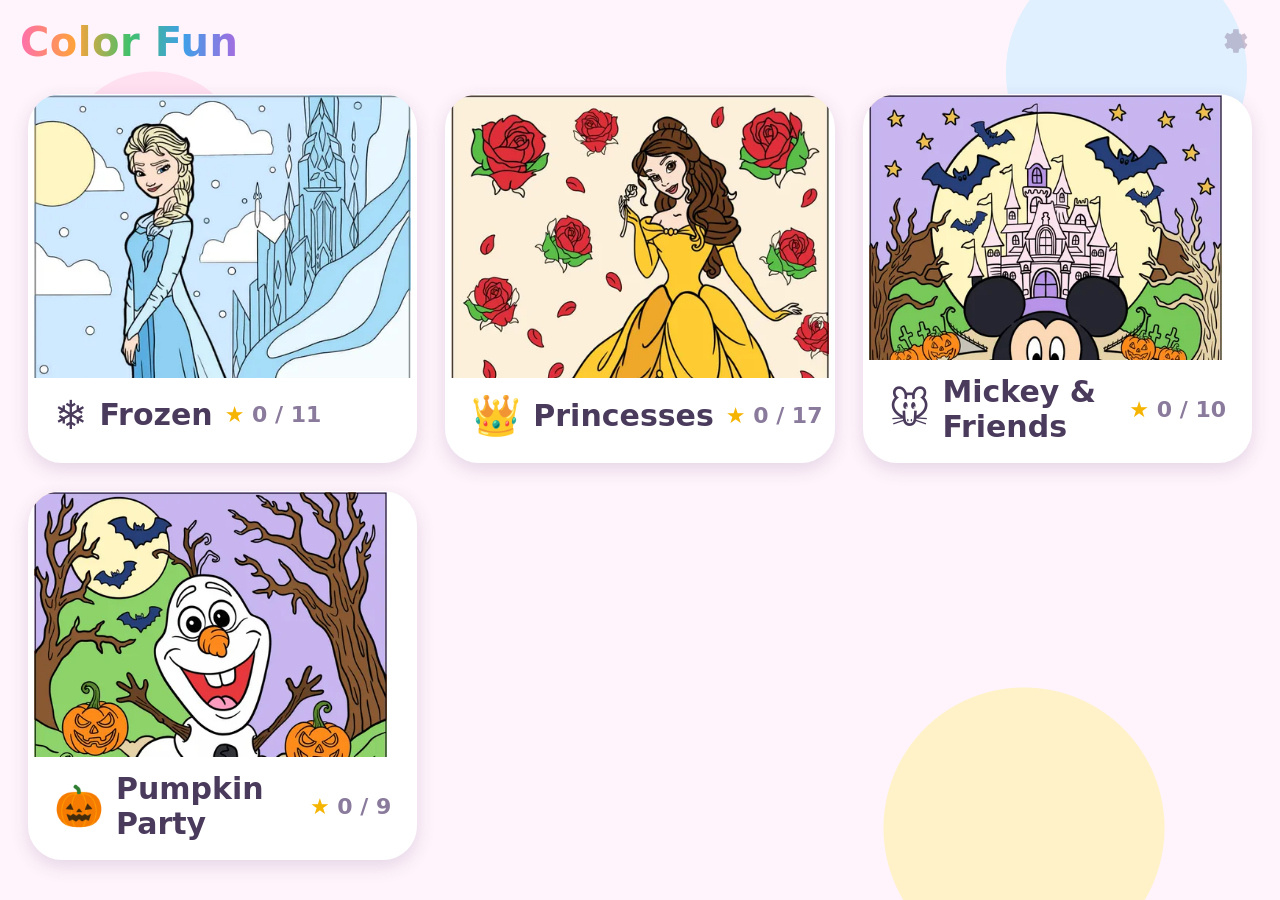
<file: index.html>
<!doctype html>
<html lang="en">
<head>
  <meta charset="utf-8">
  <meta name="viewport" content="width=device-width, initial-scale=1, maximum-scale=1, user-scalable=no, viewport-fit=cover">
  <meta name="apple-mobile-web-app-capable" content="yes">
  <meta name="mobile-web-app-capable" content="yes">
  <meta name="apple-mobile-web-app-status-bar-style" content="default">
  <meta name="apple-mobile-web-app-title" content="Color Fun">
  <meta name="theme-color" content="#fff4fb">
  <meta name="robots" content="noindex, nofollow">
  <title>Color Fun</title>
  <link rel="manifest" href="manifest.webmanifest">
  <link rel="apple-touch-icon" href="icons/icon-180.png">
  <link rel="stylesheet" href="style.css">
</head>
<body>
  <!-- Home: the collections -->
  <section id="home" class="screen">
    <header class="top">
      <h1>Color Fun</h1>
      <button id="gear" class="gear" aria-label="Grown-ups (hold)">
        <svg viewBox="0 0 24 24"><path d="M12 8.5a3.5 3.5 0 1 0 0 7 3.5 3.5 0 0 0 0-7Zm8.1 4.6-.1-1.1 2-1.6-2-3.4-2.4 1a7.6 7.6 0 0 0-1.9-1.1L15.4 4h-3.9l-.4 2.5c-.7.3-1.3.6-1.9 1.1l-2.4-1-2 3.4 2 1.6a7.6 7.6 0 0 0 0 2.2l-2 1.6 2 3.4 2.4-1c.6.5 1.2.8 1.9 1.1l.4 2.6h3.9l.4-2.6c.7-.3 1.3-.6 1.9-1.1l2.4 1 2-3.4-2-1.6Z"/></svg>
        <span class="ring"></span>
      </button>
    </header>
    <div id="shelves" class="shelves"></div>
  </section>

  <!-- A collection: its pages -->
  <section id="shelf" class="screen" hidden>
    <header class="top">
      <button class="back" data-go="home" aria-label="Back"><svg viewBox="0 0 24 24"><path d="M3 11.2 12 3l9 8.2V21h-6v-6H9v6H3z"/></svg></button>
      <h2 id="shelfName"></h2>
    </header>
    <div id="cards" class="cards"></div>
  </section>

  <!-- Colouring -->
  <section id="color" class="screen" hidden>
    <header class="top">
      <button class="back" id="colorBack" aria-label="Back"><svg viewBox="0 0 24 24"><path d="M15.5 3 6.5 12l9 9 2-2-7-7 7-7z"/></svg></button>
      <div class="meter" id="meter"><div class="fill" id="meterFill"></div><span class="star">★</span></div>
    </header>
    <div class="stage" id="colorStage">
      <div class="page" id="page">
        <img id="lineImg" alt="">
        <canvas id="paint"></canvas>
        <img id="fullImg" class="full" alt="">
      </div>
      <canvas id="sparkles" class="sparkles"></canvas>
    </div>
  </section>

  <!-- Puzzle -->
  <section id="puzzle" class="screen" hidden>
    <header class="top">
      <button class="back" id="puzzleBack" aria-label="Back"><svg viewBox="0 0 24 24"><path d="M15.5 3 6.5 12l9 9 2-2-7-7 7-7z"/></svg></button>
    </header>
    <div class="table" id="table">
      <div class="board" id="board"><canvas id="ghost"></canvas></div>
    </div>
  </section>

  <!-- Well done -->
  <div id="yay" class="yay" hidden>
    <div class="yay-card">
      <div class="big-star">★</div>
      <div class="yay-buttons">
        <button id="yayHome" class="round" aria-label="All pictures"><svg viewBox="0 0 24 24"><path d="M4 4h7v7H4zm9 0h7v7h-7zM4 13h7v7H4zm9 0h7v7h-7z"/></svg></button>
        <button id="yayAgain" class="round" aria-label="Puzzle again"><svg viewBox="0 0 24 24"><path d="M12 5V1L7 6l5 5V7a5 5 0 1 1-5 5H5a7 7 0 1 0 7-7z"/></svg></button>
        <button id="yayNext" class="round go" aria-label="Next picture"><svg viewBox="0 0 24 24"><path d="M8.5 3 6.5 5l7 7-7 7 2 2 9-9z"/></svg></button>
      </div>
    </div>
  </div>

  <!-- A picture already coloured: colour it again or do its puzzle -->
  <div id="choose" class="yay" hidden>
    <div class="yay-card">
      <img id="chooseImg" class="choose-img" alt="">
      <div class="yay-buttons">
        <button id="chooseColor" class="round" aria-label="Color again"><svg viewBox="0 0 24 24"><path d="M20.7 3.3a1 1 0 0 0-1.4 0L10 12.6l1.4 1.4 9.3-9.3a1 1 0 0 0 0-1.4ZM7.5 14C5.6 14 4 15.6 4 17.5c0 1.2-.8 2-2 2.5 1 .9 2.6 1.5 4 1.5 2.9 0 5-2.1 5-4.5 0-1.7-1.6-3-3.5-3Z"/></svg></button>
        <button id="choosePuzzle" class="round go" aria-label="Puzzle"><svg viewBox="0 0 24 24"><path d="M10 3a2 2 0 0 1 2 2v1h4v4h1a2 2 0 1 1 0 4h-1v4h-4v-1a2 2 0 1 0-4 0v1H4v-4h1a2 2 0 1 0 0-4H4V6h4V5a2 2 0 0 1 2-2Z"/></svg></button>
      </div>
      <button id="chooseClose" class="x" aria-label="Close">×</button>
    </div>
  </div>

  <!-- For grown-ups: opened by holding the gear -->
  <div id="grown" class="yay" hidden>
    <div class="yay-card grown">
      <h3>For grown-ups</h3>
      <label class="row">Sounds <input type="checkbox" id="soundOn"></label>
      <div class="row">Brush
        <span class="seg" id="brushSeg">
          <button data-brush="1">Big</button><button data-brush="1.3">Bigger</button><button data-brush="1.7">Biggest</button>
        </span>
      </div>
      <div class="row">Puzzle pieces
        <span class="seg" id="pieceSeg">
          <button data-pieces="4">4</button><button data-pieces="6">6</button><button data-pieces="9">9</button>
        </span>
      </div>
      <button id="resetAll" class="plain danger">Start over (forget all progress)</button>
      <button id="grownClose" class="plain">Done</button>
    </div>
  </div>

  <canvas id="confetti" class="confetti"></canvas>

  <script src="sound.js"></script>
  <script src="app.js"></script>
</body>
</html>
</file>
<file: style.css>
:root {
  --bg: #fff4fb;
  --ink: #4a3a5c;
  --soft: #8a7a9c;
  --card: #ffffff;
  --accent: #ff6fae;
  --go: #43c06b;
  --shadow: 0 6px 18px rgba(90, 50, 120, 0.16);
  --top: 84px;
  font-family: ui-rounded, 'SF Pro Rounded', 'Arial Rounded MT Bold', 'Avenir Next', system-ui, sans-serif;
  color: var(--ink);
}

* { box-sizing: border-box; }
html, body {
  margin: 0; height: 100%; overflow: hidden;
  background: var(--bg);
  -webkit-user-select: none; user-select: none;
  -webkit-touch-callout: none;
  -webkit-tap-highlight-color: transparent;
  overscroll-behavior: none;
}
body {
  background:
    radial-gradient(circle at 12% 18%, #ffe0f0 0 90px, transparent 91px),
    radial-gradient(circle at 88% 8%, #e0f0ff 0 120px, transparent 121px),
    radial-gradient(circle at 80% 92%, #fff2c8 0 140px, transparent 141px),
    var(--bg);
}
img { -webkit-user-drag: none; }
button { font: inherit; color: inherit; border: 0; background: none; cursor: pointer; touch-action: manipulation; }
[hidden] { display: none !important; }

.screen { position: fixed; inset: 0; display: flex; flex-direction: column; }

.top {
  height: calc(var(--top) + env(safe-area-inset-top));
  padding: env(safe-area-inset-top) 20px 0;
  display: flex; align-items: center; gap: 18px; flex: none;
}
.top h1, .top h2 { margin: 0; font-size: 40px; letter-spacing: 0.5px; }
.top h1 { background: linear-gradient(90deg, #ff6fae, #ffa23a, #43c06b, #3f9fe8, #a66be0); -webkit-background-clip: text; background-clip: text; color: transparent; }

.back, .round {
  width: 68px; height: 68px; border-radius: 50%; flex: none;
  background: var(--card); box-shadow: var(--shadow);
  display: grid; place-items: center;
  transition: transform 0.15s;
}
.back:active, .round:active { transform: scale(0.92); }
.back svg, .round svg { width: 38px; height: 38px; fill: var(--ink); }
.round.go { background: var(--go); }
.round.go svg { fill: white; }

.gear { margin-left: auto; width: 52px; height: 52px; position: relative; opacity: 0.45; }
.gear svg { width: 32px; height: 32px; fill: var(--soft); }
.gear .ring { position: absolute; inset: 0; border-radius: 50%; border: 4px solid var(--accent); clip-path: inset(0 100% 0 0); }
.gear.holding .ring { animation: ring 2s linear forwards; }
@keyframes ring { to { clip-path: inset(0 0 0 0); } }

/* ---------- home ---------- */
.shelves {
  flex: 1; overflow-y: auto; -webkit-overflow-scrolling: touch;
  padding: 10px 28px 40px;
  display: grid; gap: 28px;
  grid-template-columns: repeat(auto-fill, minmax(min(100%, 340px), 1fr));
  align-content: start;
}
.shelf-card {
  position: relative; border-radius: 34px; overflow: hidden;
  background: var(--card); box-shadow: var(--shadow);
  display: flex; flex-direction: column; text-align: left;
  transition: transform 0.15s;
}
.shelf-card:active { transform: scale(0.97); }
.shelf-card .pic { aspect-ratio: 4 / 3; background: var(--tint); overflow: hidden; display: grid; place-items: center; }
.shelf-card .pic img { width: 100%; height: 100%; object-fit: cover; object-position: 50% 15%; }
.shelf-card .label { display: flex; align-items: center; gap: 12px; padding: 14px 20px 18px; font-size: 30px; font-weight: 700; }
.shelf-card .emoji { font-size: 40px; }
.shelf-card .count { margin-left: auto; font-size: 22px; color: var(--soft); white-space: nowrap; }
.shelf-card .count b { color: #f5b400; }

/* ---------- a collection ---------- */
.cards {
  flex: 1; overflow-y: auto; -webkit-overflow-scrolling: touch;
  padding: 10px 28px 40px;
  display: grid; gap: 24px;
  grid-template-columns: repeat(auto-fill, minmax(min(46%, 210px), 1fr));
  align-content: start;
}
.card {
  position: relative; border-radius: 26px; overflow: hidden;
  background: var(--card); box-shadow: var(--shadow);
  aspect-ratio: 3 / 4; padding: 10px;
  transition: transform 0.15s;
}
.card:active { transform: scale(0.96); }
.card img { width: 100%; height: 100%; object-fit: contain; border-radius: 16px; }
.card .badges { position: absolute; top: 8px; right: 10px; font-size: 30px; display: flex; gap: 2px; text-shadow: 0 2px 4px rgba(0,0,0,0.15); }
.card .badges .done { color: #f5b400; }
.card .badges .dim { color: #e5dbe9; }

/* ---------- colouring ---------- */
.meter {
  flex: 1; max-width: 520px; height: 34px; margin: 0 auto 0 8px; position: relative;
  border-radius: 20px; background: #fff; box-shadow: inset 0 2px 6px rgba(90, 50, 120, 0.18);
}
.meter .fill {
  position: absolute; inset: 4px auto 4px 4px; width: 0; border-radius: 16px;
  background: linear-gradient(90deg, #ff6fae, #ffa23a, #ffd93b, #43c06b, #3f9fe8, #a66be0);
  background-size: 520px 100%;
  transition: width 0.3s;
}
.meter .star { position: absolute; right: -14px; top: 50%; transform: translateY(-50%); font-size: 48px; color: #e5dbe9; transition: color 0.3s, transform 0.3s; }
.meter.full .star { color: #f5b400; transform: translateY(-50%) scale(1.25); }

.stage { flex: 1; position: relative; display: grid; place-items: center; padding: 8px 16px calc(16px + env(safe-area-inset-bottom)); touch-action: none; }
.page { position: relative; background: white; border-radius: 18px; box-shadow: var(--shadow); overflow: hidden; touch-action: none; }
.page img, .page canvas { position: absolute; inset: 0; width: 100%; height: 100%; display: block; }
.page .full { opacity: 0; transition: opacity 1s ease; pointer-events: none; }
.page .full.show { opacity: 1; }
.page.glow { animation: glow 1.2s ease 2; }
@keyframes glow { 50% { box-shadow: 0 0 0 10px #fff3a6, 0 0 40px 16px #ffd93b; } }
.sparkles { position: absolute; inset: 0; width: 100%; height: 100%; pointer-events: none; }

/* ---------- puzzle ---------- */
.table { flex: 1; position: relative; touch-action: none; }
.board { position: absolute; border-radius: 10px; background: #fff; box-shadow: inset 0 0 0 3px rgba(166, 107, 224, 0.25); }
.board canvas { position: absolute; inset: 0; width: 100%; height: 100%; }
.board.won { box-shadow: 0 0 0 8px #fff3a6, 0 0 40px 16px #ffd93b; transition: box-shadow 0.6s; }
.piece { position: absolute; left: 0; top: 0; will-change: transform; filter: drop-shadow(0 4px 6px rgba(60, 30, 90, 0.35)); transition: filter 0.2s; }
.piece.lifted { filter: drop-shadow(0 12px 14px rgba(60, 30, 90, 0.4)); }
.piece.home { filter: none; }
.piece.glide { transition: transform 0.25s ease-out, filter 0.25s; }

/* ---------- overlays ---------- */
.yay { position: fixed; inset: 0; display: grid; place-items: center; background: rgba(74, 58, 92, 0.35); z-index: 20; animation: fade 0.3s; }
@keyframes fade { from { opacity: 0; } }
.yay-card { position: relative; background: white; border-radius: 36px; padding: 28px 36px 32px; box-shadow: var(--shadow); text-align: center; animation: pop 0.45s cubic-bezier(.2, 1.6, .4, 1); max-width: calc(100vw - 32px); }
@keyframes pop { from { transform: scale(0.5); opacity: 0; } }
.big-star { font-size: 150px; line-height: 1; color: #f5b400; text-shadow: 0 6px 0 #e09a00; animation: spin 1.2s ease; }
@keyframes spin { from { transform: rotate(-200deg) scale(0.2); } }
.yay-buttons { display: flex; gap: 26px; justify-content: center; margin-top: 18px; }
.yay-buttons .round { width: 92px; height: 92px; }
.yay-buttons .round svg { width: 52px; height: 52px; }
.choose-img { width: min(56vw, 300px); max-height: 50vh; object-fit: contain; border-radius: 16px; display: block; margin: 0 auto; }
.x { position: absolute; top: 6px; right: 14px; font-size: 44px; color: var(--soft); }

.grown { text-align: left; width: 420px; font-size: 20px; }
.grown h3 { margin: 0 0 14px; font-size: 26px; }
.grown .row { display: flex; align-items: center; justify-content: space-between; gap: 12px; padding: 12px 0; border-bottom: 1px solid #f0e6f3; }
.grown input[type=checkbox] { width: 28px; height: 28px; accent-color: var(--accent); }
.seg { display: inline-flex; border-radius: 12px; overflow: hidden; box-shadow: inset 0 0 0 2px #eadcf0; }
.seg button { padding: 8px 12px; font-size: 17px; }
.seg button.on { background: var(--accent); color: white; }
.plain { display: block; width: 100%; margin-top: 12px; padding: 12px; border-radius: 14px; background: #f6eef9; font-size: 18px; }
.plain.danger { color: #c0304a; }

.confetti { position: fixed; inset: 0; width: 100%; height: 100%; pointer-events: none; z-index: 30; }
</file>
